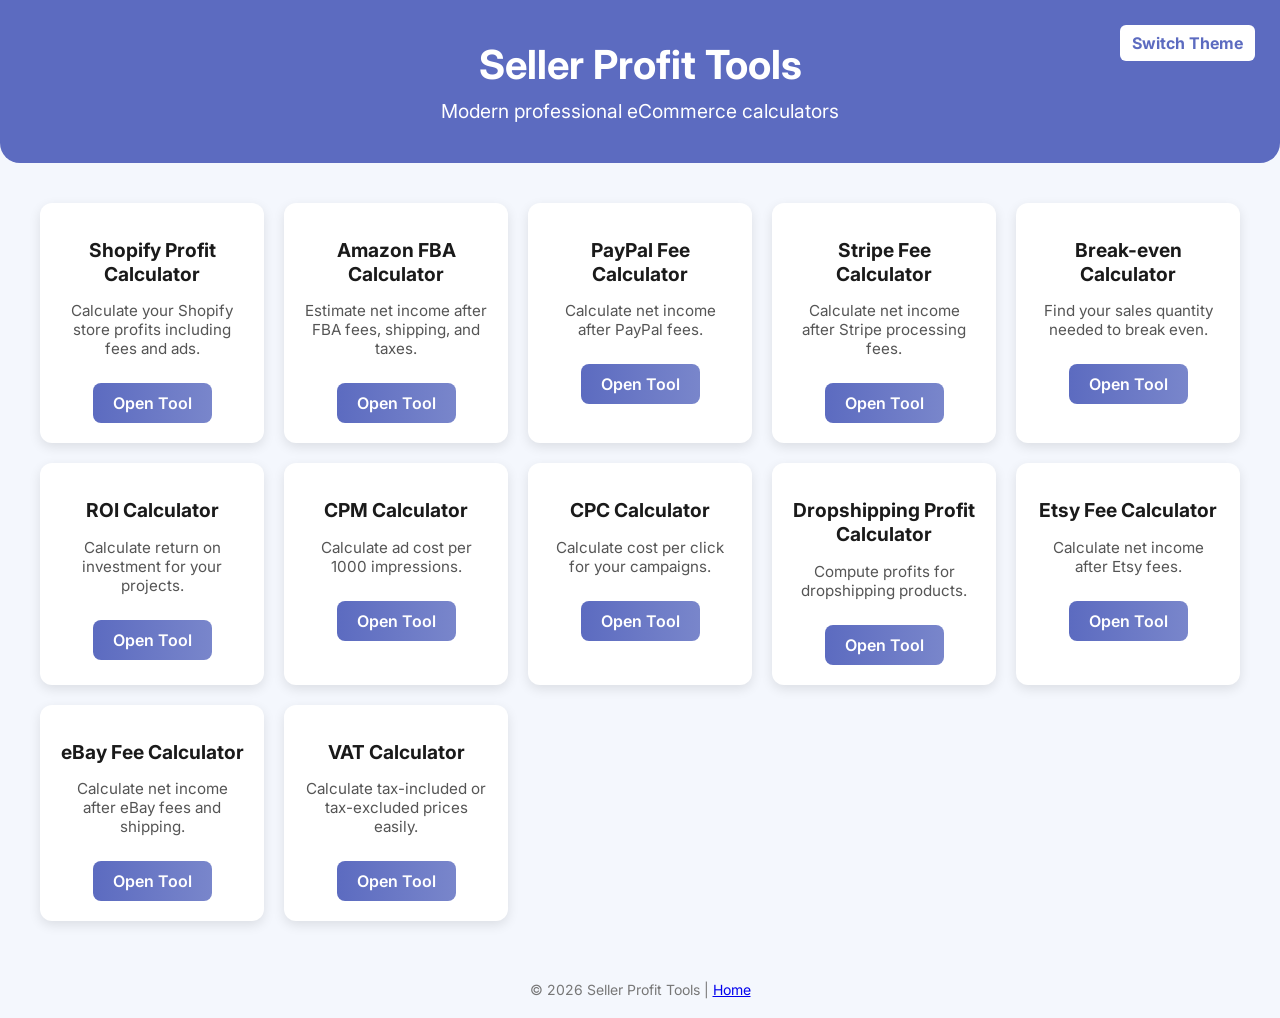
<file: index.html>
<!DOCTYPE html>
<html lang="en">
<head>
<meta charset="UTF-8">
<meta name="viewport" content="width=device-width, initial-scale=1.0">
<meta name="description" content="Seller Profit Tools - Modern professional eCommerce calculators.">
<title>Seller Profit Tools</title>
<link rel="stylesheet" href="assets/style.css">
<script async src="https://pagead2.googlesyndication.com/pagead/js/adsbygoogle.js?client=ca-pub-9625726268537588"
     crossorigin="anonymous"></script>
</head>
<body>
<header>
  <h1>Seller Profit Tools</h1>
  <p>Modern professional eCommerce calculators</p>
  <span class="theme-toggle" onclick="toggleTheme()">Switch Theme</span>
</header>
<main>
  <div class="tool-grid">
    <div class="tool-card">
      <h3>Shopify Profit Calculator</h3>
      <p>Calculate your Shopify store profits including fees and ads.</p>
      <a href="calculators/shopify-profit.html">Open Tool</a>
    </div>
    <div class="tool-card">
      <h3>Amazon FBA Calculator</h3>
      <p>Estimate net income after FBA fees, shipping, and taxes.</p>
      <a href="calculators/amazon-fba.html">Open Tool</a>
    </div>
    <div class="tool-card">
      <h3>PayPal Fee Calculator</h3>
      <p>Calculate net income after PayPal fees.</p>
      <a href="calculators/paypal-fee.html">Open Tool</a>
    </div>
    <div class="tool-card">
      <h3>Stripe Fee Calculator</h3>
      <p>Calculate net income after Stripe processing fees.</p>
      <a href="calculators/stripe-fee.html">Open Tool</a>
    </div>
    <div class="tool-card">
      <h3>Break-even Calculator</h3>
      <p>Find your sales quantity needed to break even.</p>
      <a href="calculators/break-even.html">Open Tool</a>
    </div>
    <div class="tool-card">
      <h3>ROI Calculator</h3>
      <p>Calculate return on investment for your projects.</p>
      <a href="calculators/roi.html">Open Tool</a>
    </div>
    <div class="tool-card">
      <h3>CPM Calculator</h3>
      <p>Calculate ad cost per 1000 impressions.</p>
      <a href="calculators/cpm.html">Open Tool</a>
    </div>
    <div class="tool-card">
      <h3>CPC Calculator</h3>
      <p>Calculate cost per click for your campaigns.</p>
      <a href="calculators/cpc.html">Open Tool</a>
    </div>
    <div class="tool-card">
      <h3>Dropshipping Profit Calculator</h3>
      <p>Compute profits for dropshipping products.</p>
      <a href="calculators/dropshipping-profit.html">Open Tool</a>
    </div>
    <div class="tool-card">
      <h3>Etsy Fee Calculator</h3>
      <p>Calculate net income after Etsy fees.</p>
      <a href="calculators/etsy-fee.html">Open Tool</a>
    </div>
    <div class="tool-card">
      <h3>eBay Fee Calculator</h3>
      <p>Calculate net income after eBay fees and shipping.</p>
      <a href="calculators/ebay-fee.html">Open Tool</a>
    </div>
    <div class="tool-card">
      <h3>VAT Calculator</h3>
      <p>Calculate tax-included or tax-excluded prices easily.</p>
      <a href="calculators/vat.html">Open Tool</a>
    </div>
  </div>
</main>
<footer>
  &copy; 2026 Seller Profit Tools | <a href="index.html">Home</a>
</footer>
<script src="assets/script.js"></script>
</body>
</html>
</file>
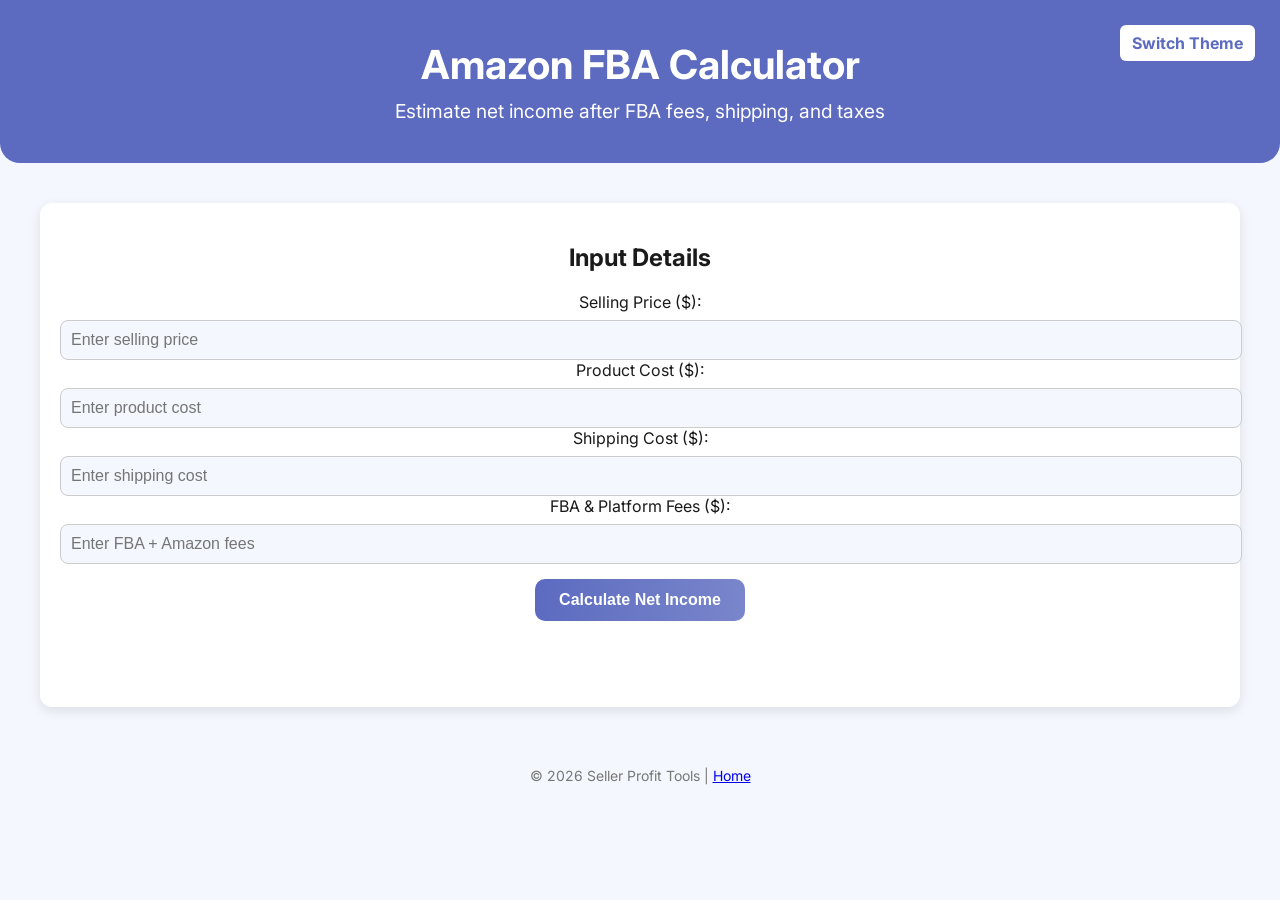
<file: calculators/amazon-fba.html>
<!DOCTYPE html>
<html lang="en">
<head>
<meta charset="UTF-8">
<meta name="viewport" content="width=device-width, initial-scale=1.0">
<meta name="description" content="Amazon FBA Calculator - Estimate net income after FBA fees, shipping, and taxes.">
<title>Amazon FBA Calculator</title>
<link rel="stylesheet" href="../assets/style.css">

<!-- Google Ads (保留你原来的) -->
<script async src="https://pagead2.googlesyndication.com/pagead/js/adsbygoogle.js?client=ca-pub-9625726268537588"
     crossorigin="anonymous"></script>
</head>
<body>
<header>
<h1>Amazon FBA Calculator</h1>
<p>Estimate net income after FBA fees, shipping, and taxes</p>
<span class="theme-toggle" onclick="toggleTheme()">Switch Theme</span>
</header>

<main>
<div class="tool-card">
  <h2>Input Details</h2>
  <label for="fbaPrice">Selling Price ($):</label>
  <input type="number" id="fbaPrice" placeholder="Enter selling price">

  <label for="fbaCost">Product Cost ($):</label>
  <input type="number" id="fbaCost" placeholder="Enter product cost">

  <label for="fbaShip">Shipping Cost ($):</label>
  <input type="number" id="fbaShip" placeholder="Enter shipping cost">

  <label for="fbaFees">FBA & Platform Fees ($):</label>
  <input type="number" id="fbaFees" placeholder="Enter FBA + Amazon fees">

  <button class="calc-btn" onclick="calculateFBA()">Calculate Net Income</button>

  <div class="result" id="result"></div>

<!-- 亚马逊联盟按钮 -->
<div class="affiliate-link" id="affiliateLink" style="display:none; margin-top:10px;">
  <p>Check this product on Amazon:</p>
  <a href="https://www.amazon.com/dp/B0DR86V4ZV?tag=sellerprofitt-20" 
   target="_blank" 
   class="btn" 
   style="background:#FF9900; color:#fff; padding:8px 12px; text-decoration:none; border-radius:4px;">
   View on Amazon
</a>
<p style="font-size:12px; color:#555; margin-top:5px;">
  This is an affiliate link. We may earn a commission if you make a purchase.
</p>
</div>

  <!-- 可选：Native Shopping Ads -->
  
  <div id="amzn-native-ad" style="margin-top:20px;">
    <script type="text/javascript">
      amzn_assoc_placement = "adunit0";
      amzn_assoc_tracking_id = "sellerprofitt-20";
      amzn_assoc_ad_mode = "search";
      amzn_assoc_ad_type = "smart";
      amzn_assoc_marketplace = "amazon";
      amzn_assoc_region = "US";
      amzn_assoc_default_search_phrase = "FBA product";
      amzn_assoc_default_category = "All";
      amzn_assoc_linkid = "随机生成的linkid";
    </script>
    <script src="//z-na.amazon-adsystem.com/widgets/onejs?MarketPlace=US"></script>
  </div>
 
</div>
</main>

<footer>
&copy; 2026 Seller Profit Tools | <a href="../index.html">Home</a>
</footer>

<script src="../assets/script.js"></script>
<script>
function calculateFBA(){
  const price = parseFloat(document.getElementById('fbaPrice').value) || 0;
  const cost = parseFloat(document.getElementById('fbaCost').value) || 0;
  const ship = parseFloat(document.getElementById('fbaShip').value) || 0;
  const fees = parseFloat(document.getElementById('fbaFees').value) || 0;

  // Net Income Formula
  const net = price - cost - ship - fees;
  document.getElementById('result').textContent = `Net Income: $${net.toFixed(2)}`;

  // 显示联盟按钮
  document.getElementById('affiliateLink').style.display = 'block';
}
</script>
</body>
</html>
</file>
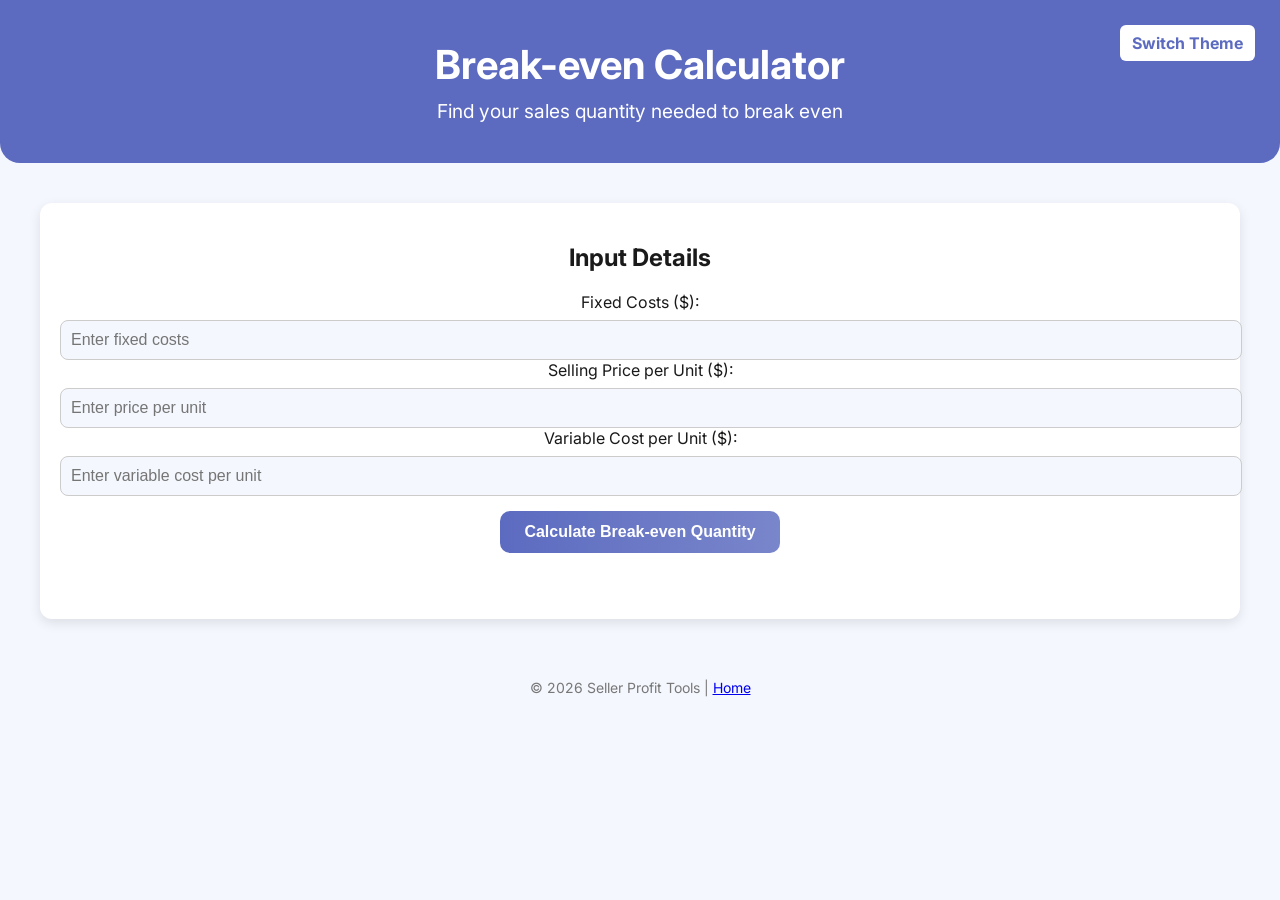
<file: calculators/break-even.html>
<!DOCTYPE html>
<html lang="en">
<head>
<meta charset="UTF-8">
<meta name="viewport" content="width=device-width, initial-scale=1.0">
<meta name="description" content="Break-even Calculator - Calculate sales needed to break even.">
<title>Break-even Calculator</title>
<link rel="stylesheet" href="../assets/style.css">
<script async src="https://pagead2.googlesyndication.com/pagead/js/adsbygoogle.js?client=ca-pub-9625726268537588"
     crossorigin="anonymous"></script>
</head>
<body>
<header>
<h1>Break-even Calculator</h1>
<p>Find your sales quantity needed to break even</p>
<span class="theme-toggle" onclick="toggleTheme()">Switch Theme</span>
</header>
<main>
<div class="tool-card">
<h2>Input Details</h2>
<label for="fixedCost">Fixed Costs ($):</label>
<input type="number" id="fixedCost" placeholder="Enter fixed costs">

<label for="pricePerUnit">Selling Price per Unit ($):</label>
<input type="number" id="pricePerUnit" placeholder="Enter price per unit">

<label for="variableCost">Variable Cost per Unit ($):</label>
<input type="number" id="variableCost" placeholder="Enter variable cost per unit">

<button class="calc-btn" onclick="calculateBreakEven()">Calculate Break-even Quantity</button>
<div class="result" id="result"></div>
</div>
</main>
<footer>
&copy; 2026 Seller Profit Tools | <a href="../index.html">Home</a>
</footer>
<script src="../assets/script.js"></script>
<script>
function calculateBreakEven(){
  const fixed = parseFloat(document.getElementById('fixedCost').value) || 0;
  const price = parseFloat(document.getElementById('pricePerUnit').value) || 0;
  const variable = parseFloat(document.getElementById('variableCost').value) || 0;
  if(price <= variable){document.getElementById('result').textContent="Selling price must be greater than variable cost.";return;}
  const qty = fixed / (price - variable);
  document.getElementById('result').textContent = `Break-even Quantity: ${Math.ceil(qty)}`;
}
</script>
</body>
</html>
</file>
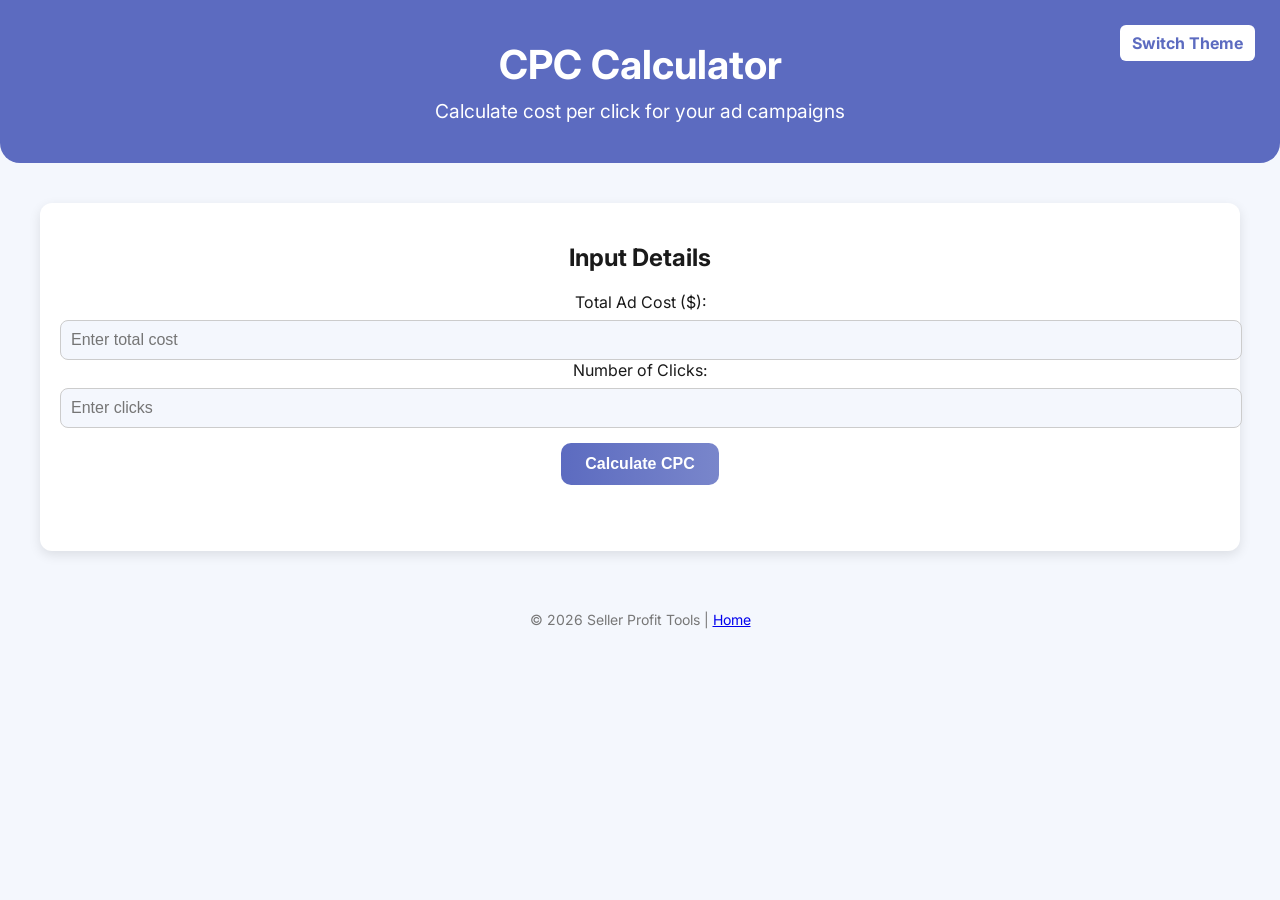
<file: calculators/cpc.html>
<!DOCTYPE html>
<html lang="en">
<head>
<meta charset="UTF-8">
<meta name="viewport" content="width=device-width, initial-scale=1.0">
<meta name="description" content="CPC Calculator - Calculate cost per click for advertising campaigns.">
<title>CPC Calculator</title>
<link rel="stylesheet" href="../assets/style.css">
<script async src="https://pagead2.googlesyndication.com/pagead/js/adsbygoogle.js?client=ca-pub-9625726268537588"
     crossorigin="anonymous"></script>
</head>
<body>
<header>
<h1>CPC Calculator</h1>
<p>Calculate cost per click for your ad campaigns</p>
<span class="theme-toggle" onclick="toggleTheme()">Switch Theme</span>
</header>
<main>
<div class="tool-card">
<h2>Input Details</h2>
<label for="cpcCost">Total Ad Cost ($):</label>
<input type="number" id="cpcCost" placeholder="Enter total cost">

<label for="clicks">Number of Clicks:</label>
<input type="number" id="clicks" placeholder="Enter clicks">

<button class="calc-btn" onclick="calculateCPC()">Calculate CPC</button>
<div class="result" id="result"></div>
</div>
</main>
<footer>
&copy; 2026 Seller Profit Tools | <a href="../index.html">Home</a>
</footer>
<script src="../assets/script.js"></script>
<script>
function calculateCPC(){
  const cost = parseFloat(document.getElementById('cpcCost').value) || 0;
  const clicks = parseFloat(document.getElementById('clicks').value) || 0;
  if(clicks === 0){document.getElementById('result').textContent="Clicks must be greater than 0.";return;}
  const cpc = cost / clicks;
  document.getElementById('result').textContent = `CPC: $${cpc.toFixed(2)}`;
}
</script>
</body>
</html>
</file>
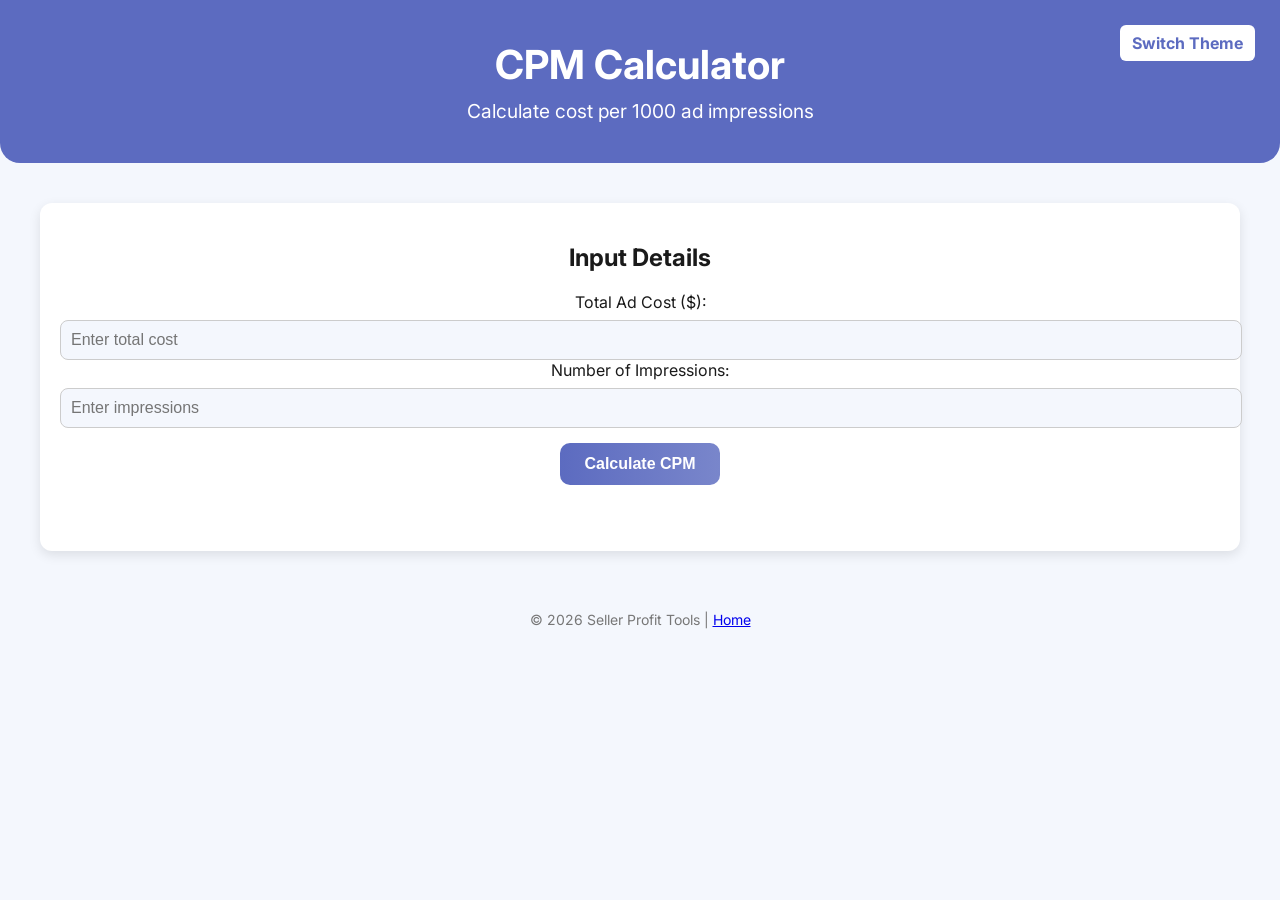
<file: calculators/cpm.html>
<!DOCTYPE html>
<html lang="en">
<head>
<meta charset="UTF-8">
<meta name="viewport" content="width=device-width, initial-scale=1.0">
<meta name="description" content="CPM Calculator - Calculate cost per 1000 impressions for advertising.">
<title>CPM Calculator</title>
<link rel="stylesheet" href="../assets/style.css">
<script async src="https://pagead2.googlesyndication.com/pagead/js/adsbygoogle.js?client=ca-pub-9625726268537588"
     crossorigin="anonymous"></script>
</head>
<body>
<header>
<h1>CPM Calculator</h1>
<p>Calculate cost per 1000 ad impressions</p>
<span class="theme-toggle" onclick="toggleTheme()">Switch Theme</span>
</header>
<main>
<div class="tool-card">
<h2>Input Details</h2>
<label for="cpmCost">Total Ad Cost ($):</label>
<input type="number" id="cpmCost" placeholder="Enter total cost">

<label for="impressions">Number of Impressions:</label>
<input type="number" id="impressions" placeholder="Enter impressions">

<button class="calc-btn" onclick="calculateCPM()">Calculate CPM</button>
<div class="result" id="result"></div>
</div>
</main>
<footer>
&copy; 2026 Seller Profit Tools | <a href="../index.html">Home</a>
</footer>
<script src="../assets/script.js"></script>
<script>
function calculateCPM(){
  const cost = parseFloat(document.getElementById('cpmCost').value) || 0;
  const impressions = parseFloat(document.getElementById('impressions').value) || 0;
  if(impressions === 0){document.getElementById('result').textContent="Impressions must be greater than 0.";return;}
  const cpm = (cost / impressions) * 1000;
  document.getElementById('result').textContent = `CPM: $${cpm.toFixed(2)}`;
}
</script>
</body>
</html>
</file>
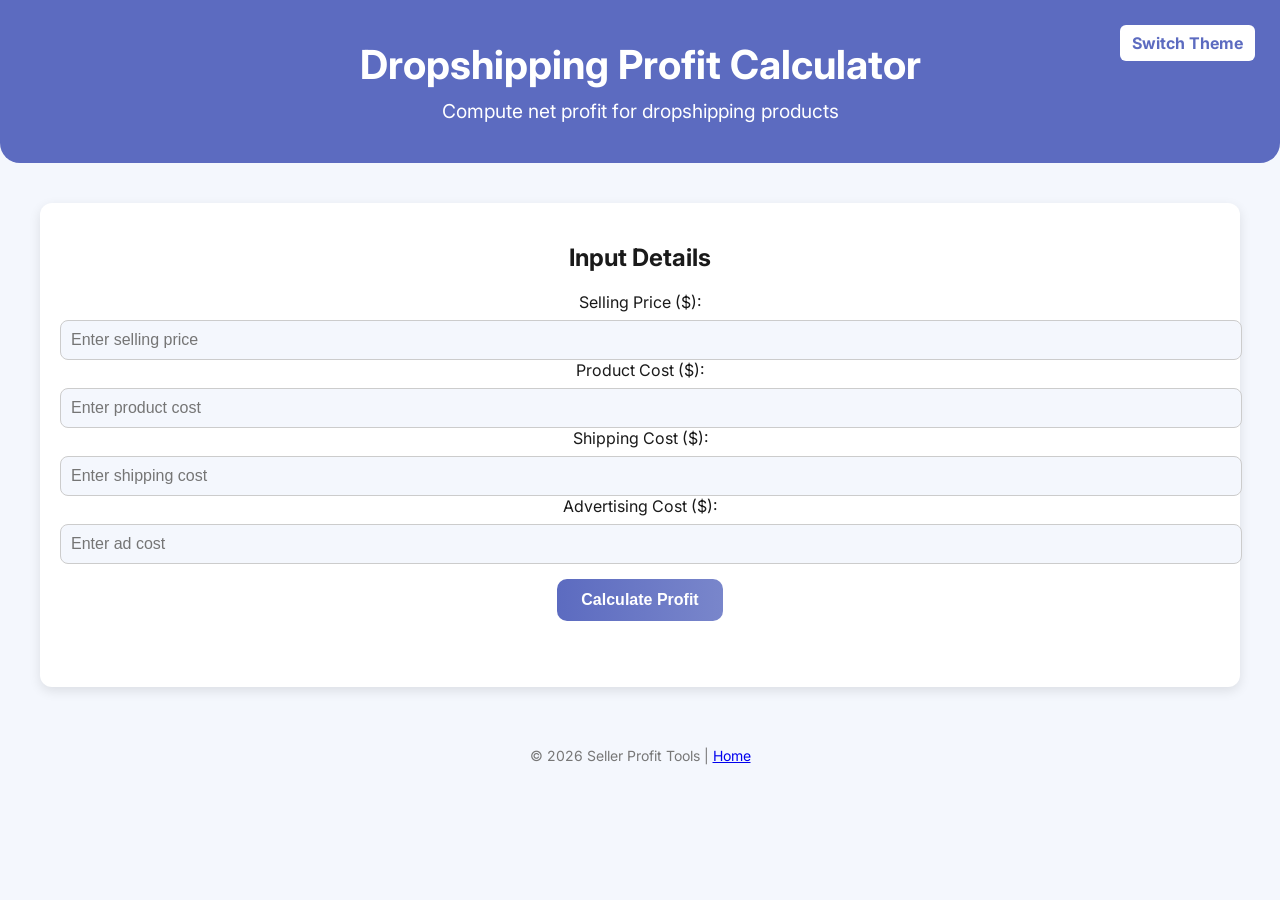
<file: calculators/dropshipping-profit.html>
<!DOCTYPE html>
<html lang="en">
<head>
<meta charset="UTF-8">
<meta name="viewport" content="width=device-width, initial-scale=1.0">
<meta name="description" content="Dropshipping Profit Calculator - Compute net profit for dropshipping products.">
<title>Dropshipping Profit Calculator</title>
<link rel="stylesheet" href="../assets/style.css">
<script async src="https://pagead2.googlesyndication.com/pagead/js/adsbygoogle.js?client=ca-pub-9625726268537588"
     crossorigin="anonymous"></script>
</head>
<body>
<header>
<h1>Dropshipping Profit Calculator</h1>
<p>Compute net profit for dropshipping products</p>
<span class="theme-toggle" onclick="toggleTheme()">Switch Theme</span>
</header>
<main>
<div class="tool-card">
<h2>Input Details</h2>
<label for="dsPrice">Selling Price ($):</label>
<input type="number" id="dsPrice" placeholder="Enter selling price">

<label for="dsCost">Product Cost ($):</label>
<input type="number" id="dsCost" placeholder="Enter product cost">

<label for="dsShipping">Shipping Cost ($):</label>
<input type="number" id="dsShipping" placeholder="Enter shipping cost">

<label for="dsAd">Advertising Cost ($):</label>
<input type="number" id="dsAd" placeholder="Enter ad cost">

<button class="calc-btn" onclick="calculateDropshipping()">Calculate Profit</button>
<div class="result" id="result"></div>
</div>
</main>
<footer>
&copy; 2026 Seller Profit Tools | <a href="../index.html">Home</a>
</footer>
<script src="../assets/script.js"></script>
<script>
function calculateDropshipping(){
  const price = parseFloat(document.getElementById('dsPrice').value) || 0;
  const cost = parseFloat(document.getElementById('dsCost').value) || 0;
  const ship = parseFloat(document.getElementById('dsShipping').value) || 0;
  const ad = parseFloat(document.getElementById('dsAd').value) || 0;
  const net = price - cost - ship - ad;
  document.getElementById('result').textContent = `Net Profit: $${net.toFixed(2)}`;
}
</script>
</body>
</html>
</file>
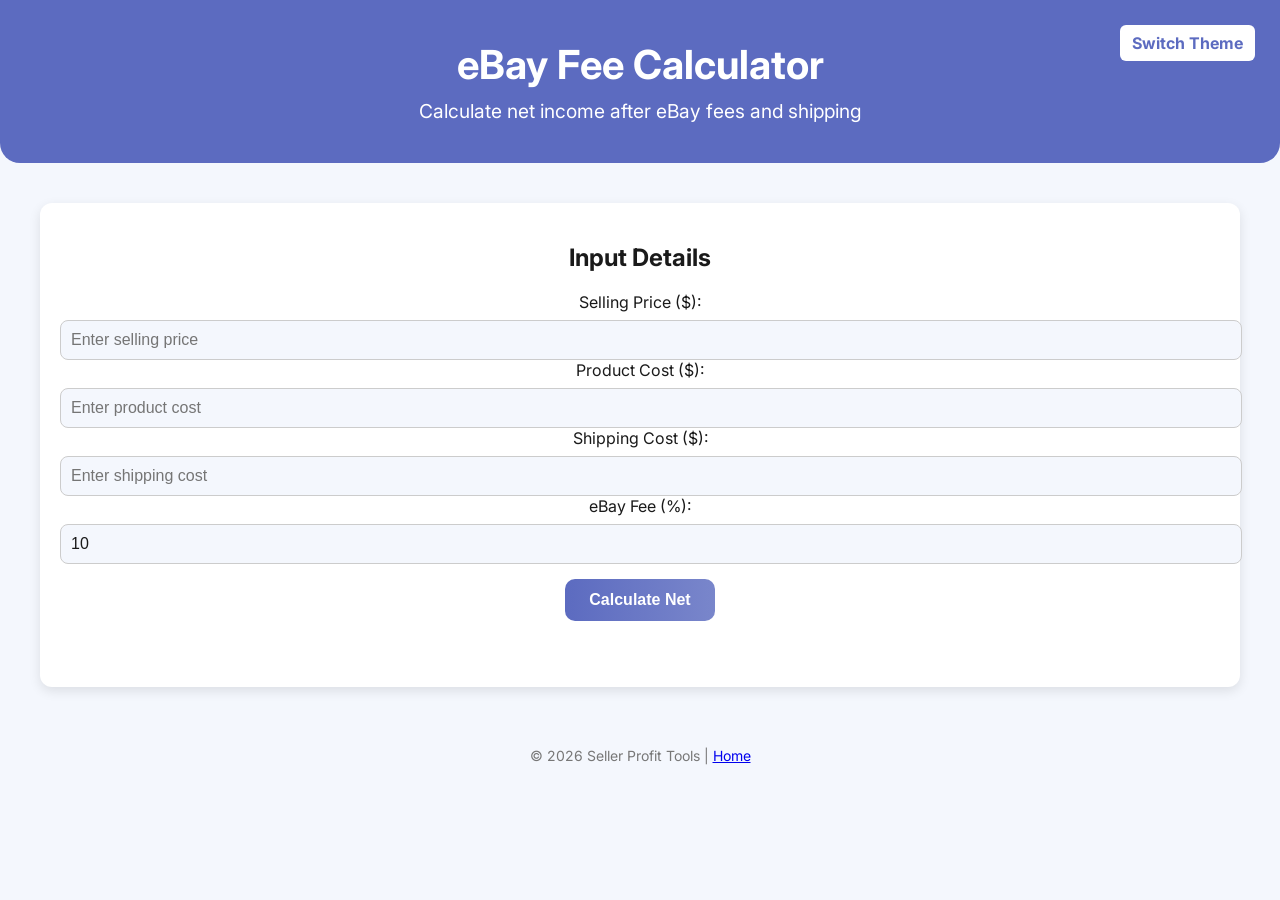
<file: calculators/ebay-fee.html>
<!DOCTYPE html>
<html lang="en">
<head>
<meta charset="UTF-8">
<meta name="viewport" content="width=device-width, initial-scale=1.0">
<meta name="description" content="eBay Fee Calculator - Calculate net income after eBay fees and shipping.">
<title>eBay Fee Calculator</title>
<link rel="stylesheet" href="../assets/style.css">
<script async src="https://pagead2.googlesyndication.com/pagead/js/adsbygoogle.js?client=ca-pub-9625726268537588"
     crossorigin="anonymous"></script>
</head>
<body>
<header>
<h1>eBay Fee Calculator</h1>
<p>Calculate net income after eBay fees and shipping</p>
<span class="theme-toggle" onclick="toggleTheme()">Switch Theme</span>
</header>
<main>
<div class="tool-card">
<h2>Input Details</h2>
<label for="ebayPrice">Selling Price ($):</label>
<input type="number" id="ebayPrice" placeholder="Enter selling price">

<label for="ebayCost">Product Cost ($):</label>
<input type="number" id="ebayCost" placeholder="Enter product cost">

<label for="ebayShipping">Shipping Cost ($):</label>
<input type="number" id="ebayShipping" placeholder="Enter shipping cost">

<label for="ebayFeePercent">eBay Fee (%):</label>
<input type="number" id="ebayFeePercent" placeholder="Enter eBay fee %" value="10">

<button class="calc-btn" onclick="calculateEbay()">Calculate Net</button>
<div class="result" id="result"></div>
</div>
</main>
<footer>
&copy; 2026 Seller Profit Tools | <a href="../index.html">Home</a>
</footer>
<script src="../assets/script.js"></script>
<script>
function calculateEbay(){
  const price = parseFloat(document.getElementById('ebayPrice').value) || 0;
  const cost = parseFloat(document.getElementById('ebayCost').value) || 0;
  const ship = parseFloat(document.getElementById('ebayShipping').value) || 0;
  const feePercent = parseFloat(document.getElementById('ebayFeePercent').value) || 0;
  const net = price - cost - ship - (price * feePercent/100);
  document.getElementById('result').textContent = `Net Income: $${net.toFixed(2)}`;
}
</script>
</body>
</html>
</file>
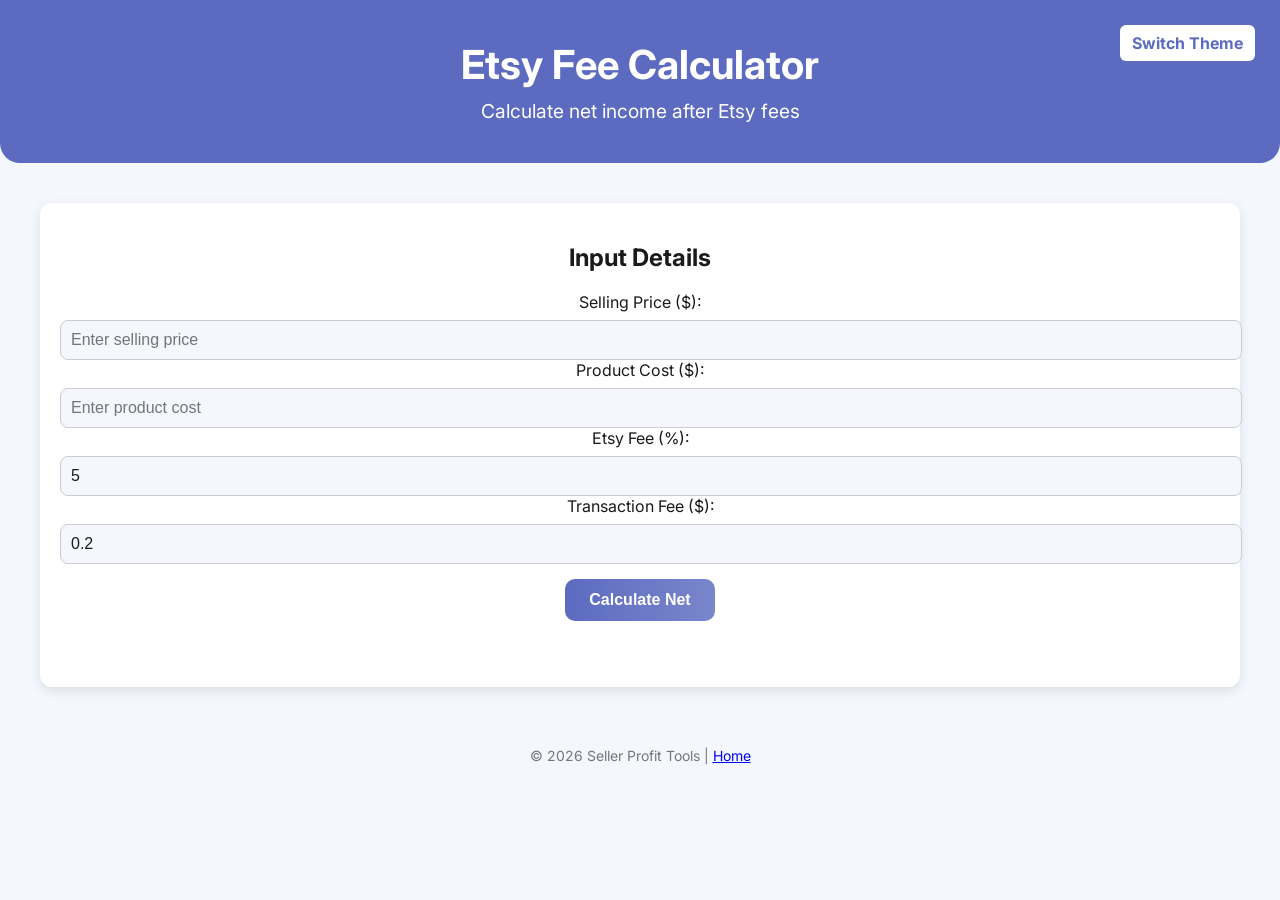
<file: calculators/etsy-fee.html>
<!DOCTYPE html>
<html lang="en">
<head>
<meta charset="UTF-8">
<meta name="viewport" content="width=device-width, initial-scale=1.0">
<meta name="description" content="Etsy Fee Calculator - Calculate net income after Etsy fees.">
<title>Etsy Fee Calculator</title>
<link rel="stylesheet" href="../assets/style.css">
<script async src="https://pagead2.googlesyndication.com/pagead/js/adsbygoogle.js?client=ca-pub-9625726268537588"
     crossorigin="anonymous"></script>
</head>
<body>
<header>
<h1>Etsy Fee Calculator</h1>
<p>Calculate net income after Etsy fees</p>
<span class="theme-toggle" onclick="toggleTheme()">Switch Theme</span>
</header>
<main>
<div class="tool-card">
<h2>Input Details</h2>
<label for="etsyPrice">Selling Price ($):</label>
<input type="number" id="etsyPrice" placeholder="Enter selling price">

<label for="etsyCost">Product Cost ($):</label>
<input type="number" id="etsyCost" placeholder="Enter product cost">

<label for="etsyFeePercent">Etsy Fee (%):</label>
<input type="number" id="etsyFeePercent" placeholder="Enter Etsy fee %" value="5">

<label for="etsyTransaction">Transaction Fee ($):</label>
<input type="number" id="etsyTransaction" placeholder="Enter fixed fee" value="0.2">

<button class="calc-btn" onclick="calculateEtsy()">Calculate Net</button>
<div class="result" id="result"></div>
</div>
</main>
<footer>
&copy; 2026 Seller Profit Tools | <a href="../index.html">Home</a>
</footer>
<script src="../assets/script.js"></script>
<script>
function calculateEtsy(){
  const price = parseFloat(document.getElementById('etsyPrice').value) || 0;
  const cost = parseFloat(document.getElementById('etsyCost').value) || 0;
  const feePercent = parseFloat(document.getElementById('etsyFeePercent').value) || 0;
  const feeFixed = parseFloat(document.getElementById('etsyTransaction').value) || 0;
  const net = price - cost - (price * feePercent/100 + feeFixed);
  document.getElementById('result').textContent = `Net Income: $${net.toFixed(2)}`;
}
</script>
</body>
</html>
</file>
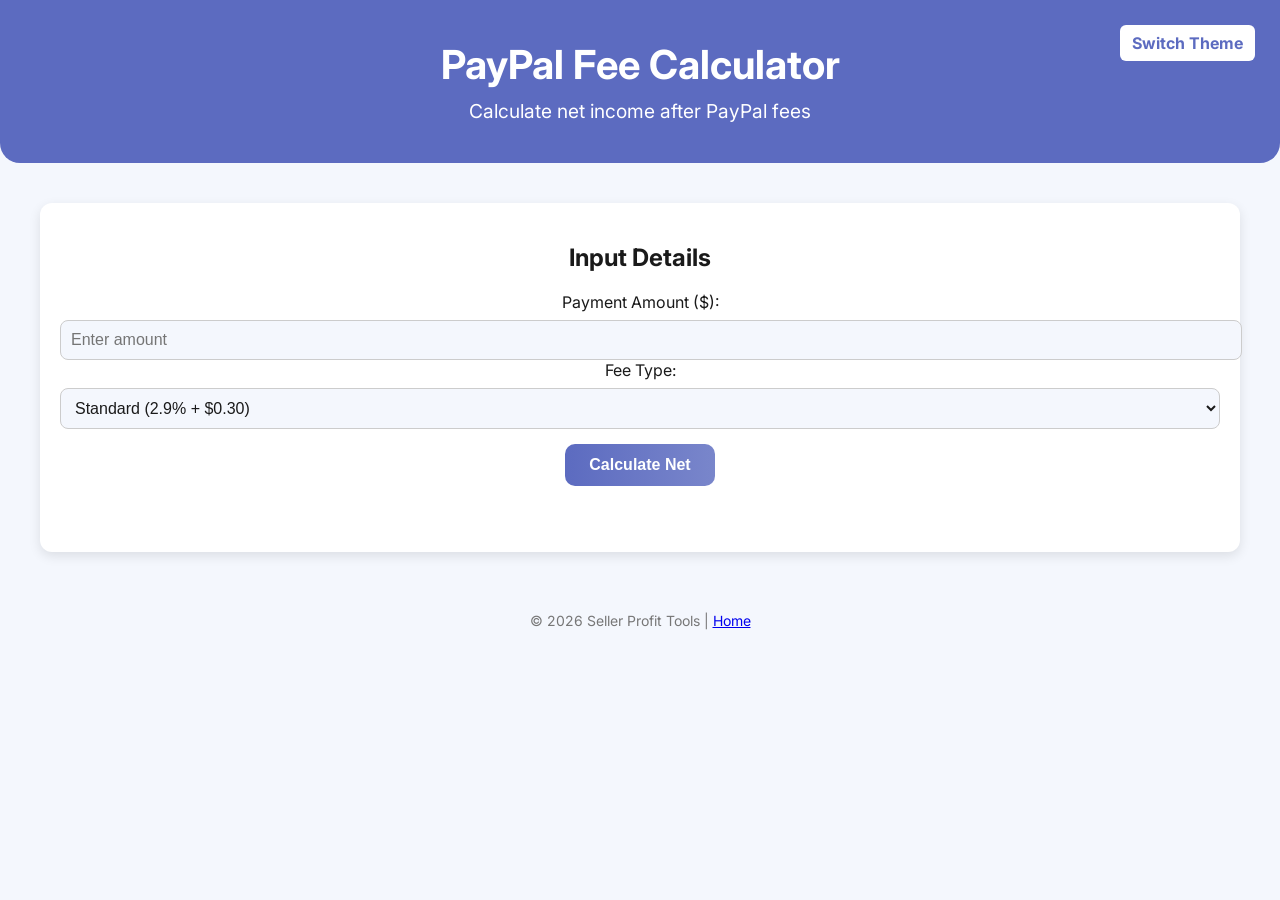
<file: calculators/paypal-fee.html>
<!DOCTYPE html>
<html lang="en">
<head>
<meta charset="UTF-8">
<meta name="viewport" content="width=device-width, initial-scale=1.0">
<meta name="description" content="PayPal Fee Calculator - Calculate net income after PayPal fees.">
<title>PayPal Fee Calculator</title>
<link rel="stylesheet" href="../assets/style.css">
<script async src="https://pagead2.googlesyndication.com/pagead/js/adsbygoogle.js?client=ca-pub-9625726268537588"
     crossorigin="anonymous"></script>
</head>
<body>
<header>
<h1>PayPal Fee Calculator</h1>
<p>Calculate net income after PayPal fees</p>
<span class="theme-toggle" onclick="toggleTheme()">Switch Theme</span>
</header>
<main>
<div class="tool-card">
  <h2>Input Details</h2>
  <label for="paypalAmount">Payment Amount ($):</label>
  <input type="number" id="paypalAmount" placeholder="Enter amount">

  <label for="paypalType">Fee Type:</label>
  <select id="paypalType">
    <option value="standard">Standard (2.9% + $0.30)</option>
    <option value="micro">Micropayments (5% + $0.05)</option>
  </select>

  <button class="calc-btn" onclick="calculatePayPal()">Calculate Net</button>
  <div class="result" id="result"></div>
</div>
</main>
<footer>
&copy; 2026 Seller Profit Tools | <a href="../index.html">Home</a>
</footer>
<script src="../assets/script.js"></script>
<script>
function calculatePayPal(){
  const amount = parseFloat(document.getElementById('paypalAmount').value) || 0;
  const type = document.getElementById('paypalType').value;
  let net = 0;
  if(type==="standard"){ net = amount - (amount*0.029 + 0.3); }
  else if(type==="micro"){ net = amount - (amount*0.05 + 0.05); }
  document.getElementById('result').textContent = `Net Income: $${net.toFixed(2)}`;
}
</script>
</body>
</html>
</file>
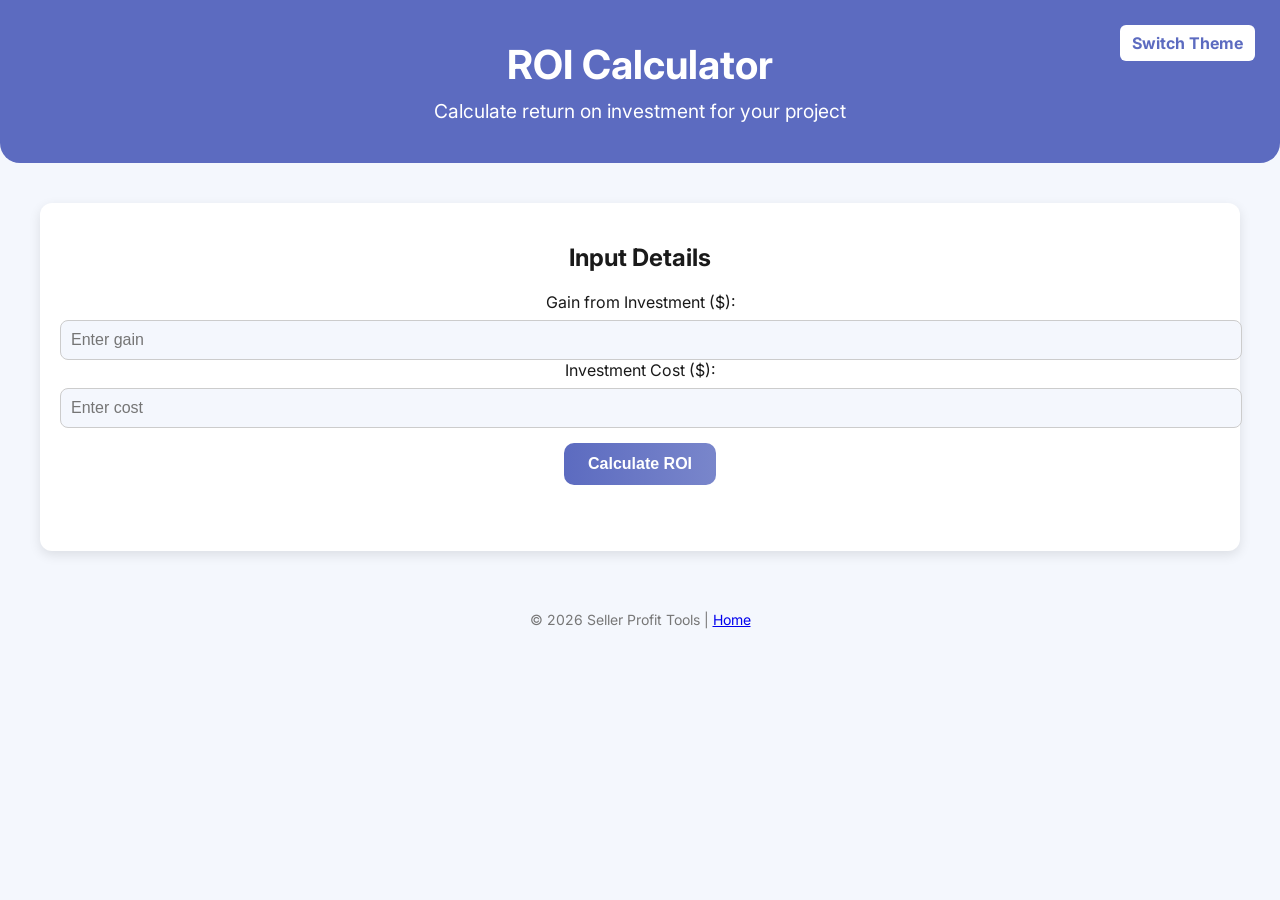
<file: calculators/roi.html>
<!DOCTYPE html>
<html lang="en">
<head>
<meta charset="UTF-8">
<meta name="viewport" content="width=device-width, initial-scale=1.0">
<meta name="description" content="ROI Calculator - Calculate return on investment.">
<title>ROI Calculator</title>
<link rel="stylesheet" href="../assets/style.css">
<script async src="https://pagead2.googlesyndication.com/pagead/js/adsbygoogle.js?client=ca-pub-9625726268537588"
     crossorigin="anonymous"></script>
</head>
<body>
<header>
<h1>ROI Calculator</h1>
<p>Calculate return on investment for your project</p>
<span class="theme-toggle" onclick="toggleTheme()">Switch Theme</span>
</header>
<main>
<div class="tool-card">
<h2>Input Details</h2>
<label for="roiGain">Gain from Investment ($):</label>
<input type="number" id="roiGain" placeholder="Enter gain">

<label for="roiCost">Investment Cost ($):</label>
<input type="number" id="roiCost" placeholder="Enter cost">

<button class="calc-btn" onclick="calculateROI()">Calculate ROI</button>
<div class="result" id="result"></div>
</div>
</main>
<footer>
&copy; 2026 Seller Profit Tools | <a href="../index.html">Home</a>
</footer>
<script src="../assets/script.js"></script>
<script>
function calculateROI(){
  const gain = parseFloat(document.getElementById('roiGain').value) || 0;
  const cost = parseFloat(document.getElementById('roiCost').value) || 0;
  if(cost === 0){document.getElementById('result').textContent="Investment cost must be greater than 0."; return;}
  const roi = ((gain - cost)/cost)*100;
  document.getElementById('result').textContent = `ROI: ${roi.toFixed(2)}%`;
}
</script>
</body>
</html>
</file>
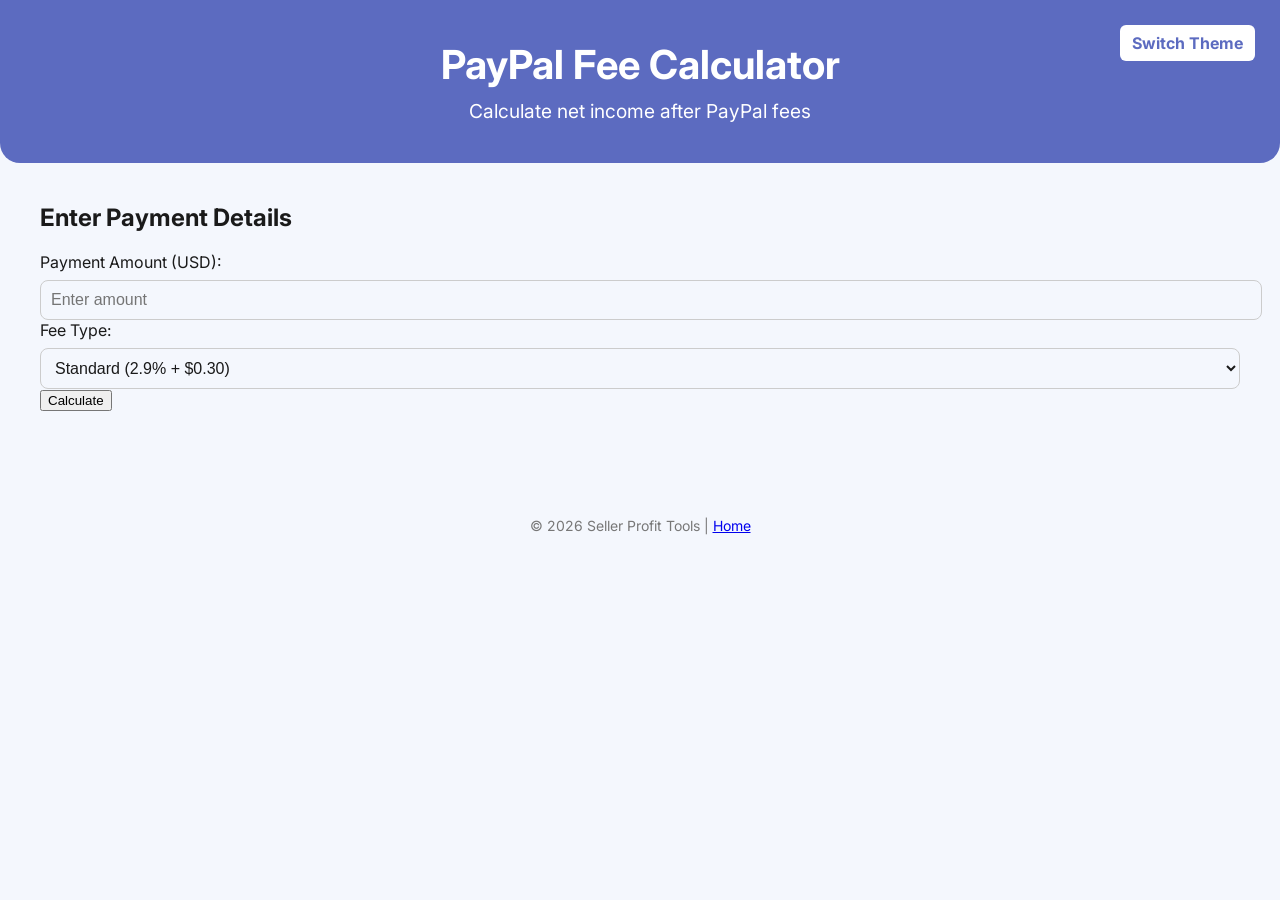
<file: calculators/shopify-profit.html>
<!DOCTYPE html>
<html lang="en">
<head>
<meta charset="UTF-8">
<meta name="viewport" content="width=device-width, initial-scale=1.0">
<meta name="description" content="PayPal Fee Calculator - Calculate net income after PayPal fees.">
<title>PayPal Fee Calculator</title>
<link rel="stylesheet" href="../assets/style.css">
<script async src="https://pagead2.googlesyndication.com/pagead/js/adsbygoogle.js?client=ca-pub-9625726268537588"
     crossorigin="anonymous"></script>
</head>
<body>
<header>
<h1>PayPal Fee Calculator</h1>
<p>Calculate net income after PayPal fees</p>
<span class="theme-toggle" onclick="toggleTheme()">Switch Theme</span>
</header>
<main>
<h2>Enter Payment Details</h2>
<label for="amount">Payment Amount (USD):</label>
<input type="number" id="amount" placeholder="Enter amount" min="0" step="0.01">
<label for="feeType">Fee Type:</label>
<select id="feeType">
<option value="standard">Standard (2.9% + $0.30)</option>
<option value="micro">Micropayments (5% + $0.05)</option>
</select>
<button onclick="calculateFee()">Calculate</button>
<div class="result" id="result"></div>
</main>
<footer>
&copy; 2026 Seller Profit Tools | <a href="../index.html">Home</a>
</footer>
<script>
function toggleTheme(){document.body.classList.toggle('dark');}
function calculateFee(){
  const amount=parseFloat(document.getElementById('amount').value);
  const feeType=document.getElementById('feeType').value;
  if(isNaN(amount)||amount<=0){document.getElementById('result').textContent="Please enter a valid amount.";return;}
  let net=0;
  if(feeType==="standard"){net=amount-(amount*0.029+0.3);}
  else if(feeType==="micro"){net=amount-(amount*0.05+0.05);}
  document.getElementById('result').textContent=`Net Income: $${net.toFixed(2)}`;
}
</script>
</body>
</html>
</file>
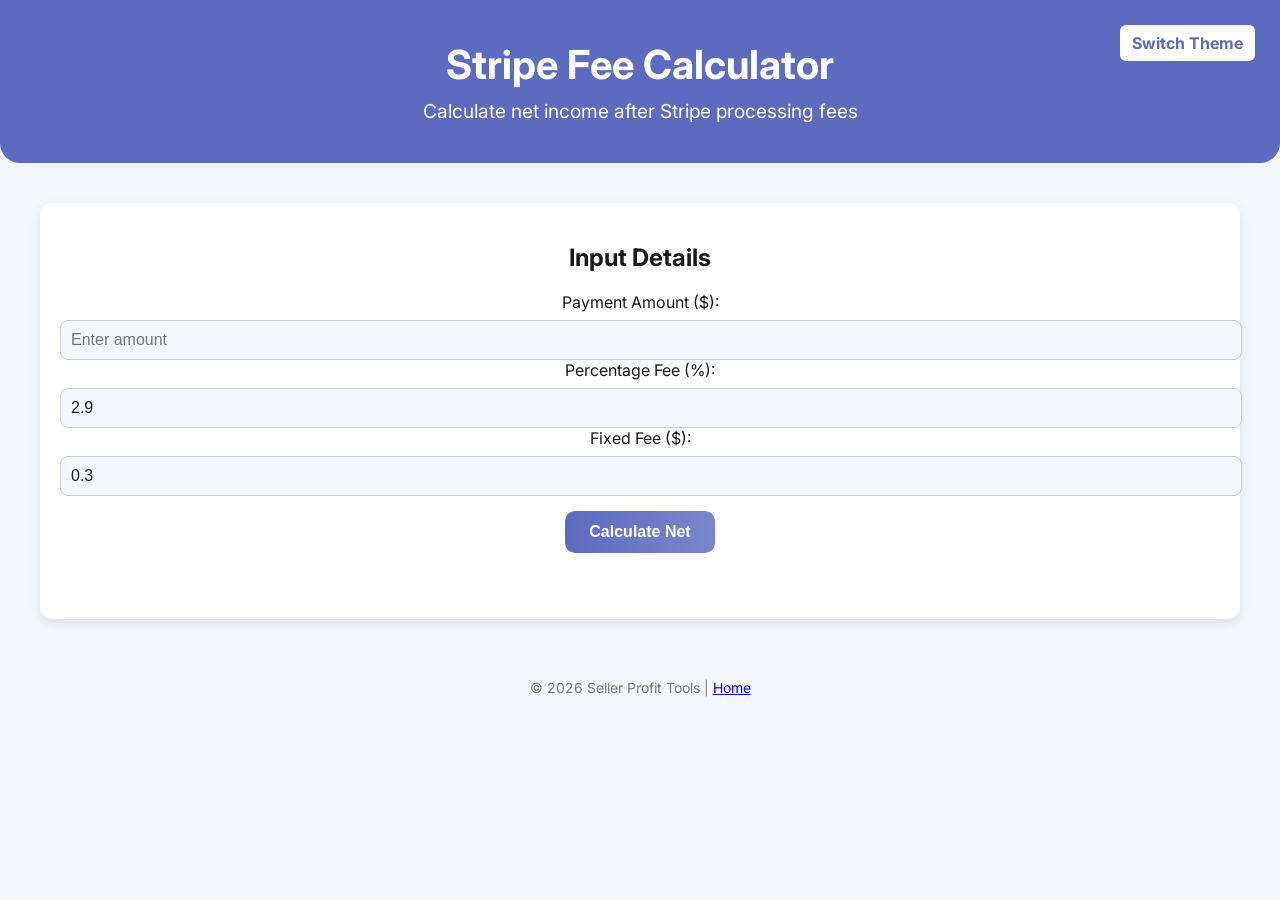
<file: calculators/stripe-fee.html>
<!DOCTYPE html>
<html lang="en">
<head>
<meta charset="UTF-8">
<meta name="viewport" content="width=device-width, initial-scale=1.0">
<meta name="description" content="Stripe Fee Calculator - Calculate net income after Stripe processing fees.">
<title>Stripe Fee Calculator</title>
<link rel="stylesheet" href="../assets/style.css">
<script async src="https://pagead2.googlesyndication.com/pagead/js/adsbygoogle.js?client=ca-pub-9625726268537588"
     crossorigin="anonymous"></script>
</head>
<body>
<header>
<h1>Stripe Fee Calculator</h1>
<p>Calculate net income after Stripe processing fees</p>
<span class="theme-toggle" onclick="toggleTheme()">Switch Theme</span>
</header>
<main>
<div class="tool-card">
<h2>Input Details</h2>
<label for="stripeAmount">Payment Amount ($):</label>
<input type="number" id="stripeAmount" placeholder="Enter amount">

<label for="stripePercent">Percentage Fee (%):</label>
<input type="number" id="stripePercent" placeholder="Enter % fee" value="2.9">

<label for="stripeFixed">Fixed Fee ($):</label>
<input type="number" id="stripeFixed" placeholder="Enter fixed fee" value="0.3">

<button class="calc-btn" onclick="calculateStripe()">Calculate Net</button>
<div class="result" id="result"></div>
</div>
</main>
<footer>
&copy; 2026 Seller Profit Tools | <a href="../index.html">Home</a>
</footer>
<script src="../assets/script.js"></script>
<script>
function calculateStripe(){
  const amount = parseFloat(document.getElementById('stripeAmount').value) || 0;
  const percent = parseFloat(document.getElementById('stripePercent').value) || 0;
  const fixed = parseFloat(document.getElementById('stripeFixed').value) || 0;
  const net = amount - (amount * percent/100 + fixed);
  document.getElementById('result').textContent = `Net Income: $${net.toFixed(2)}`;
}
</script>
</body>
</html>
</file>
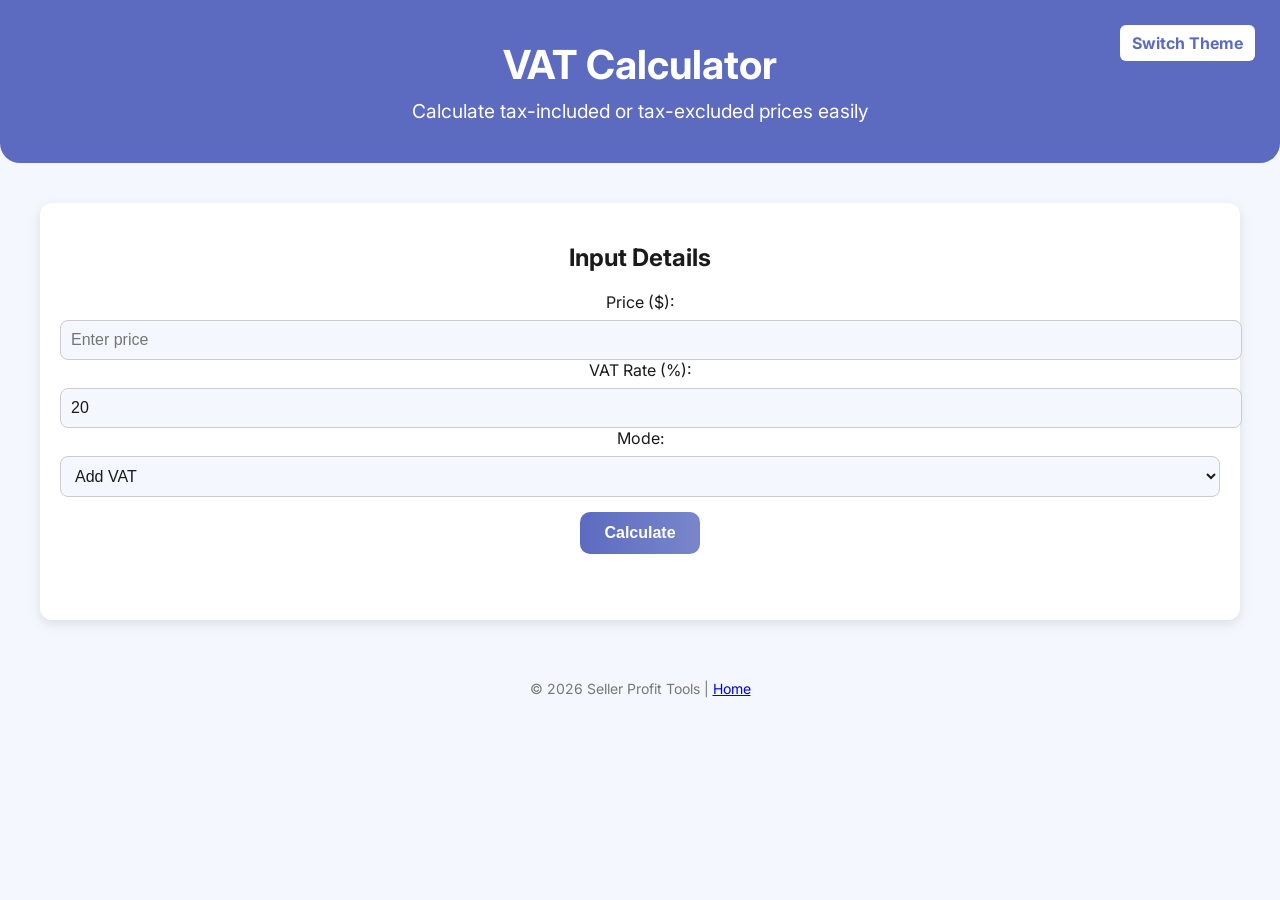
<file: calculators/vat.html>
<!DOCTYPE html>
<html lang="en">
<head>
<meta charset="UTF-8">
<meta name="viewport" content="width=device-width, initial-scale=1.0">
<meta name="description" content="VAT Calculator - Calculate tax-included or tax-excluded prices.">
<title>VAT Calculator</title>
<link rel="stylesheet" href="../assets/style.css">
<script async src="https://pagead2.googlesyndication.com/pagead/js/adsbygoogle.js?client=ca-pub-9625726268537588"
     crossorigin="anonymous"></script>
</head>
<body>
<header>
<h1>VAT Calculator</h1>
<p>Calculate tax-included or tax-excluded prices easily</p>
<span class="theme-toggle" onclick="toggleTheme()">Switch Theme</span>
</header>
<main>
<div class="tool-card">
<h2>Input Details</h2>
<label for="vatPrice">Price ($):</label>
<input type="number" id="vatPrice" placeholder="Enter price">

<label for="vatRate">VAT Rate (%):</label>
<input type="number" id="vatRate" placeholder="Enter VAT rate" value="20">

<label for="vatMode">Mode:</label>
<select id="vatMode">
<option value="add">Add VAT</option>
<option value="remove">Remove VAT</option>
</select>

<button class="calc-btn" onclick="calculateVAT()">Calculate</button>
<div class="result" id="result"></div>
</div>
</main>
<footer>
&copy; 2026 Seller Profit Tools | <a href="../index.html">Home</a>
</footer>
<script src="../assets/script.js"></script>
<script>
function calculateVAT(){
  const price = parseFloat(document.getElementById('vatPrice').value) || 0;
  const rate = parseFloat(document.getElementById('vatRate').value) || 0;
  const mode = document.getElementById('vatMode').value;
  let result = 0;
  if(mode === 'add'){ result = price * (1 + rate/100); }
  else { result = price / (1 + rate/100); }
  document.getElementById('result').textContent = `Result: $${result.toFixed(2)}`;
}
</script>
</body>
</html>
</file>
<file: assets/style.css>
/* assets/style.css */
@import url('https://fonts.googleapis.com/css2?family=Inter:wght@400;600&display=swap');

:root {
  --bg-color: #f4f7fd;
  --text-color: #1a1a1a;
  --card-bg: #ffffff;
  --primary-color: #5c6bc0;
  --button-bg: linear-gradient(90deg, #5c6bc0, #7986cb);
  --button-hover: linear-gradient(90deg, #3f51b5, #5c6bc0);
}

body.dark {
  --bg-color: #181a1f;
  --text-color: #eee;
  --card-bg: #242730;
  --primary-color: #7986cb;
  --button-bg: linear-gradient(90deg, #7986cb, #5c6bc0);
  --button-hover: linear-gradient(90deg, #5c6bc0, #3f51b5);
}

body {
  margin:0;
  font-family:'Inter',sans-serif;
  background: var(--bg-color);
  color: var(--text-color);
  transition: 0.3s;
}

header {
  background: var(--primary-color);
  color: #fff;
  text-align: center;
  padding: 40px 20px;
  position: relative;
  border-bottom-left-radius: 20px;
  border-bottom-right-radius: 20px;
}

header h1{margin:0;font-size:2.5em;}
header p{margin:10px 0 0;font-size:1.2em;}
.theme-toggle{
  position:absolute; top:25px; right:25px;
  cursor:pointer; font-weight:bold; background: #fff;
  color: var(--primary-color); padding:8px 12px; border-radius:6px; user-select:none;
}

main{
  max-width:1200px; margin:40px auto; padding:0 20px;
}

.tool-grid{
  display:grid;
  grid-template-columns: repeat(auto-fit, minmax(220px,1fr));
  gap:20px;
}

.tool-card{
  background: var(--card-bg);
  padding:20px; border-radius:12px;
  box-shadow:0 4px 12px rgba(0,0,0,0.1);
  text-align:center; transition: transform 0.2s, box-shadow 0.2s;
}

.tool-card:hover{
  transform: translateY(-5px);
  box-shadow:0 8px 20px rgba(0,0,0,0.15);
}

.tool-card h3{margin:15px 0 10px;font-size:1.2em;}
.tool-card p{font-size:0.95em; color:#555;}

.tool-card a{
  display:inline-block; margin-top:10px;
  padding:10px 20px;
  background: var(--button-bg);
  color:#fff; text-decoration:none; border-radius:8px;
  font-weight:600; transition:0.3s;
}
.tool-card a:hover{background: var(--button-hover);}

footer{
  text-align:center; margin:60px 0 20px;
  color:#777; font-size:14px;
}

input, select{
  width:100%; padding:10px; margin-top:8px;
  border-radius:8px; border:1px solid #ccc; background: var(--bg-color);
  color: var(--text-color); font-size:1em;
}

button.calc-btn{
  margin-top:15px; padding:12px 24px; font-size:1em;
  border:none; border-radius:10px; cursor:pointer;
  background: var(--button-bg); color:#fff; font-weight:600; transition:0.3s;
}

button.calc-btn:hover{
  background: var(--button-hover);
}

.result{
  margin-top:20px; font-weight:600; font-size:1.1em; min-height:1.5em;
  transition: all 0.3s;
}

@media(max-width:640px){
  main{margin:20px auto;}
  .tool-card a, button.calc-btn{font-size:0.95em;}
}
.affiliate {
  margin-top: 15px;
  text-align: center;
}
.affiliate-btn {
  display: inline-block;
  padding: 8px 15px;
  background-color: #0070f3;
  color: #fff;
  text-decoration: none;
  border-radius: 5px;
  margin-bottom: 5px;
}
.affiliate-btn:hover {
  background-color: #005bb5;
}
.affiliate-note {
  font-size: 12px;
  color: #555;
}
</file>
